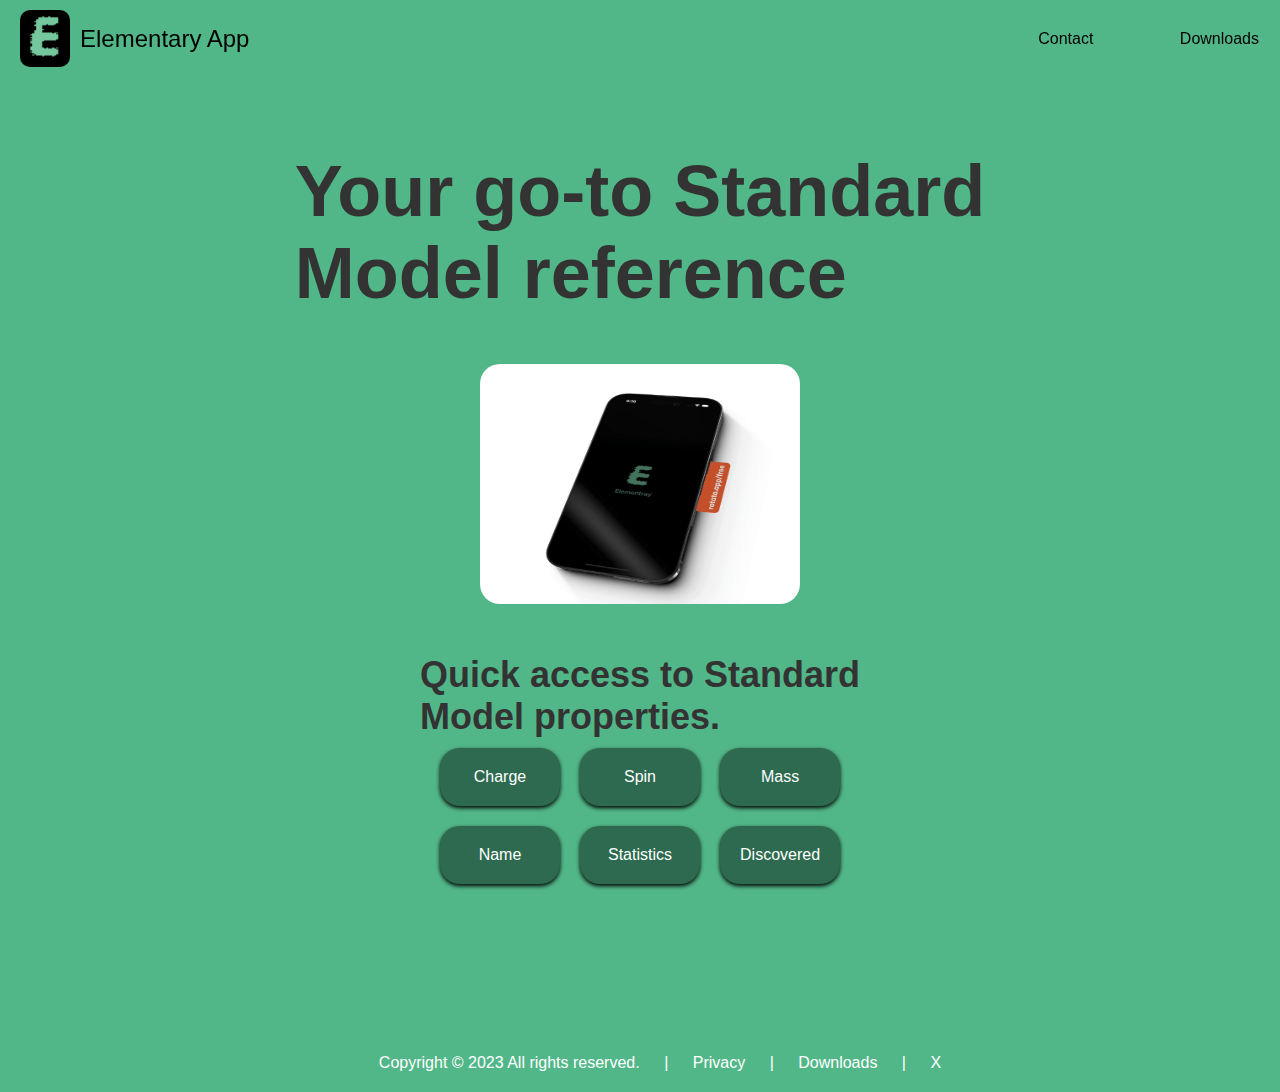
<file: index.html>
<!DOCTYPE html>
<html lang="en">
  <head>
    <meta charset="UTF-8" />
    <meta name="viewport" content="width=device-width, initial-scale=1.0" />
    <title>Elementary App</title>
    <link rel="shortcut icon" href="icon.png" />
    <link rel="stylesheet" href="style.css" />
  </head>
  <body>
    <header class="header">
      <div class="logo-container">
        <div class="logo-background">
          <img src="icon.png" alt="Logo" class="logo" />
        </div>
        <span class="header-text">Elementary App</span>
      </div>
      <div class="button-container">
        <a href="mailto:jonathanotellechea@icloud.com" class="header-button"
          >Contact</a
        >
        <a href="Download.html" class="header-button">Downloads</a>
      </div>
    </header>
    <div class="big-text-container">
      <h1 class="big-text">
        Your go-to Standard<br />
        Model reference
      </h1>
      <img
        src="movie.gif"
        alt="Movie GIF"
        width="320"
        height="240"
        class="rounded-image"
      />
      <h2 class="mid-text">Quick access to Standard <br />Model properties.</h2>
      <div class="text-grid">
        <div class="grid-item">Charge</div>
        <div class="grid-item">Spin</div>
        <div class="grid-item">Mass</div>
        <div class="grid-item">Name</div>
        <div class="grid-item">Statistics</div>
        <div class="grid-item">Discovered</div>
        <!-- Add more grid items as needed -->
      </div>
    </div>

    <footer class="footer">
      <ul class="footer-links">
        <li>Copyright © 2023 All rights reserved.</li>
        <li>|</li>
        <li><a href="PrivacyPolicy.html">Privacy</a></li>
        <li>|</li>
        <li><a href="Download.html">Downloads</a></li>
        <li>|</li>
        <li><a href="https://twitter.com/elementary_app">X</a></li>
      </ul>
    </footer>
  </body>
</html>
</file>
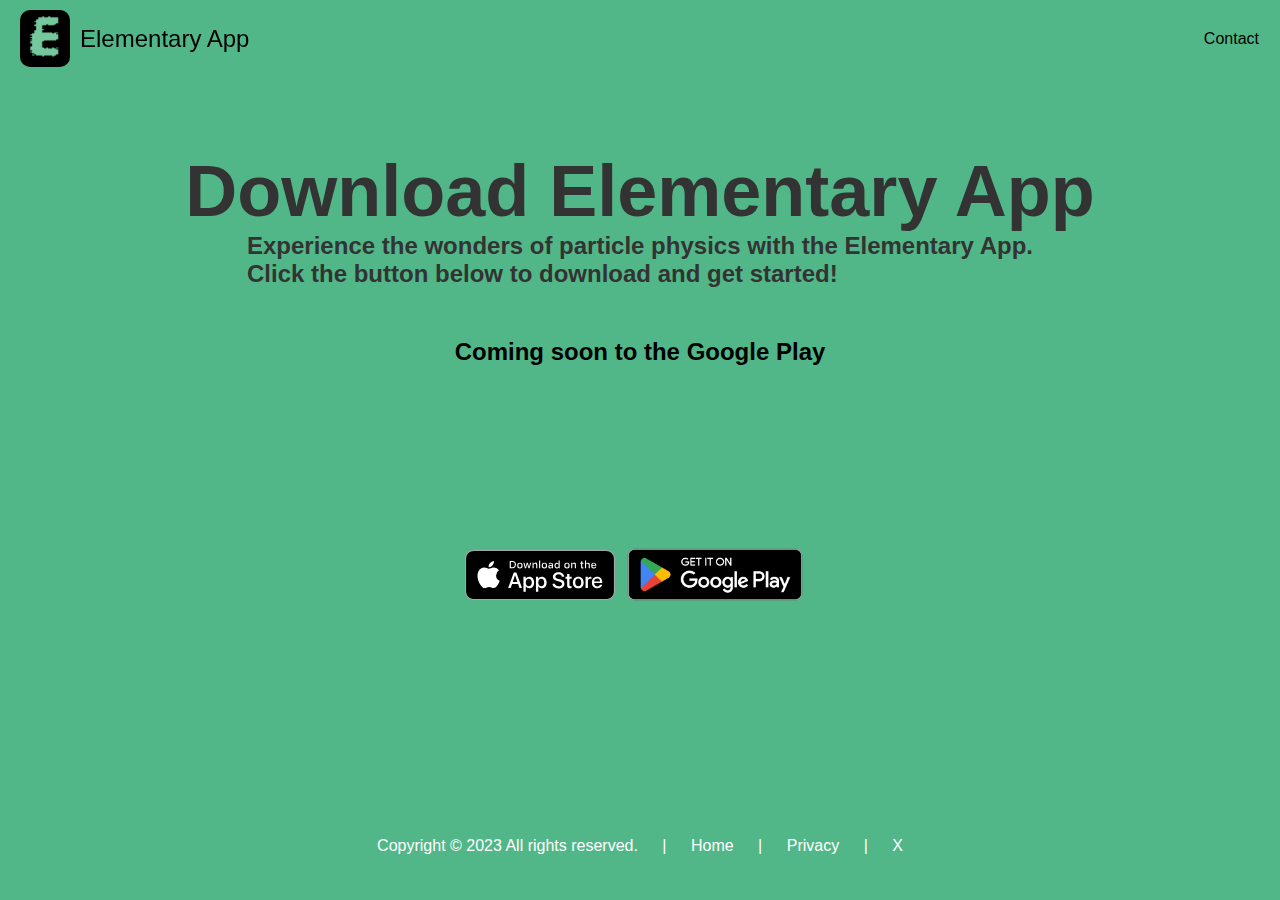
<file: Download.html>
<!DOCTYPE html>
<html lang="en">
  <head>
    <meta charset="UTF-8" />
    <meta name="viewport" content="width=device-width, initial-scale=1.0" />
    <title>Download</title>
    <link rel="shortcut icon" href="icon.png" />
    <link rel="stylesheet" href="style.css" />
  </head>
  <body>
    <header class="header">
      <div class="logo-container">
        <div class="logo-background">
          <img src="icon.png" alt="Logo" class="logo" />
        </div>
        <span class="header-text">Elementary App</span>
      </div>
      <div class="button-container">
        <a href="mailto:jonathanotellechea@icloud.com" class="header-button"
          >Contact</a
        >
      </div>
    </header>
    <div class="big-text-container">
      <h1 class="big-text">Download Elementary App</h1>
      <h1 class="small-text">
        Experience the wonders of particle physics with the Elementary App.
        <br />
        Click the button below to download and get started!
      </h1>
      <h2 class="comingsoon">Coming soon to the Google Play</h2>
      <div class="center-container">
        <p class="download-subtitle"></p>
        <a href="https://apps.apple.com/us/app/elementary-particles/id6474945363" class="app-link-button apple-button">
          <img src="AppStoreB.svg" alt="App Store" />
        </a>
        
        <a href="Download.html" class="app-link-button google-button">
          <img src="GooglePlay.png" alt="Google Play" />
        </a>
        
      </div>
    <footer class="footer">
      <ul class="footer-links">
        <li>Copyright © 2023 All rights reserved.</li>
        <li>|</li>
        <li><a href="index.html">Home</a></li>
        <li>|</li>
        <li><a href="PrivacyPolicy.html">Privacy</a></li>
        <li>|</li>
        <li><a href="https://twitter.com/elementary_app">X</a></li>
      </ul>
    </footer>
  </body>
</html>
</file>
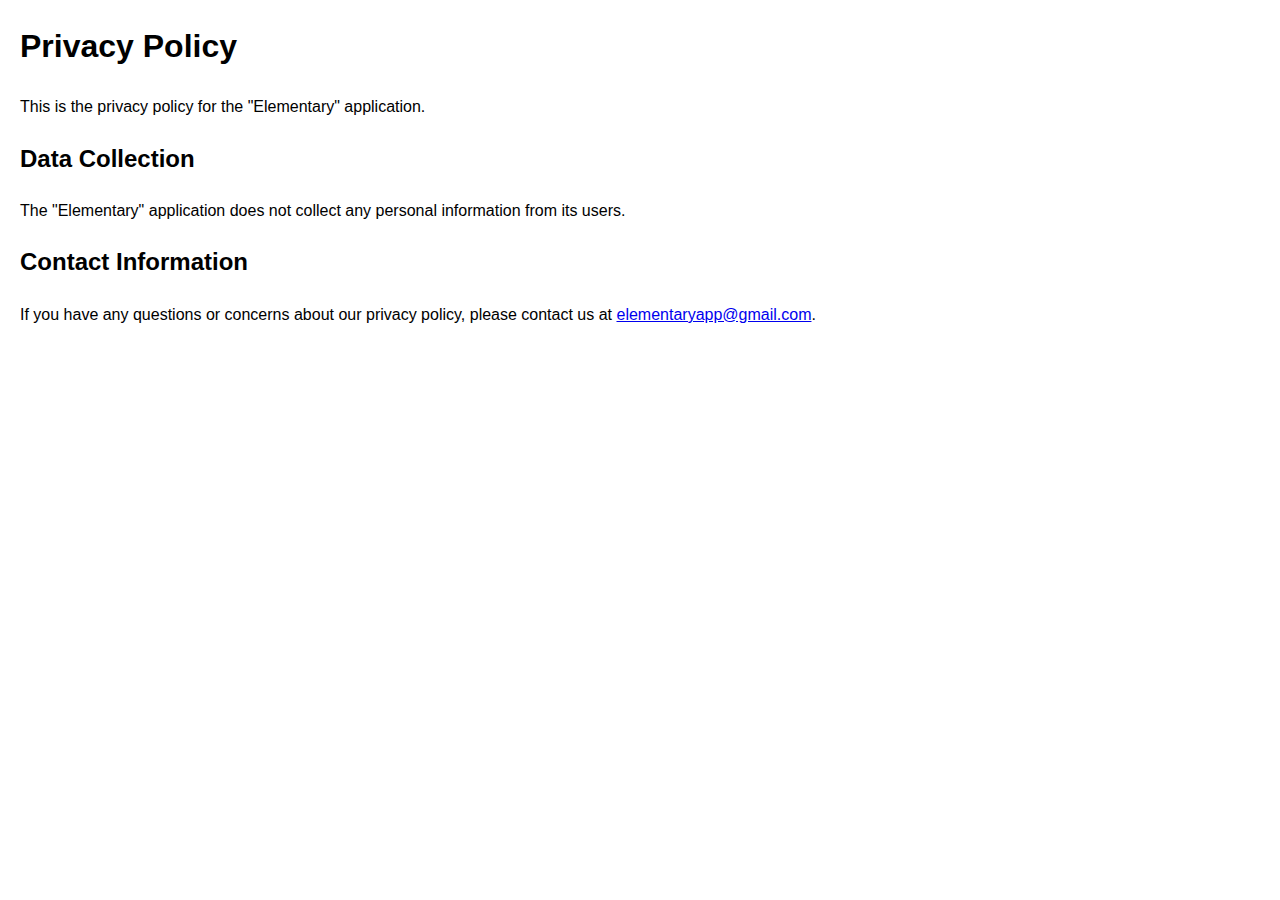
<file: main.html>
<!DOCTYPE html>
<html lang="en">
<head>
    <meta charset="UTF-8">
    <meta name="viewport" content="width=device-width, initial-scale=1.0">
    <title>Privacy Policy</title>
    <style>
        body {
            font-family: Arial, sans-serif;
            line-height: 1.6;
            margin: 20px;
        }
    </style>
</head>
<body>
    <h1>Privacy Policy</h1>

    <p>This is the privacy policy for the "Elementary" application.</p>

    <h2>Data Collection</h2>
    <p>The "Elementary" application does not collect any personal information from its users.</p>

    <h2>Contact Information</h2>
    <p>If you have any questions or concerns about our privacy policy, please contact us at <a href="mailto:elementaryapp@gmail.com">elementaryapp@gmail.com</a>.</p>
</body>
</html>
</file>
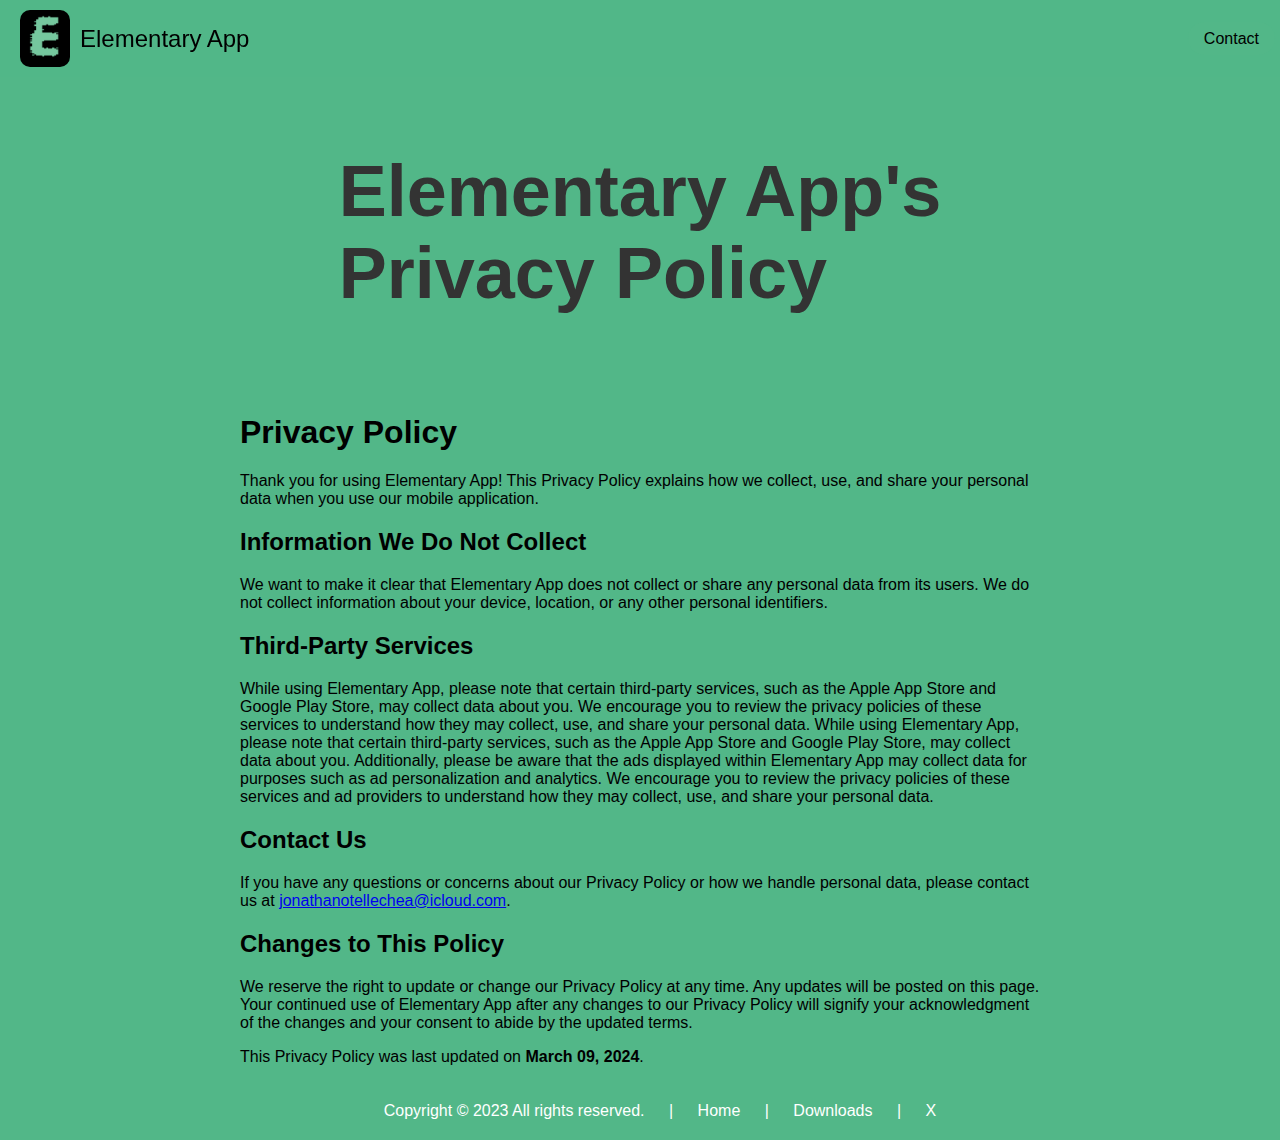
<file: PrivacyPolicy.html>
<!DOCTYPE html>
<html lang="en">
  <head>
    <meta charset="UTF-8" />
    <meta name="viewport" content="width=device-width, initial-scale=1.0" />
    <title>Privacy Policy</title>
    <link rel="shortcut icon" href="icon.png" />
    <link rel="stylesheet" href="style.css" />
  </head>
  <body>
    <header class="header">
      <div class="logo-container">
        <div class="logo-background">
          <img src="icon.png" alt="Logo" class="logo" />
        </div>
        <span class="header-text">Elementary App</span>
      </div>
      <div class="button-container">
        <a href="mailto:jonathanotellechea@icloud.com" class="header-button"
          >Contact</a
        >
      </div>
    </header>
    <div class="big-text-container">
      <h1 class="big-text">Elementary App's <br />Privacy Policy</h1>
    </div>
    <div class="privacy-policy-container">
      <h1>Privacy Policy</h1>
      <p>
        Thank you for using Elementary App! This Privacy Policy explains how we
        collect, use, and share your personal data when you use our mobile
        application.
      </p>

      <h2>Information We Do Not Collect</h2>
      <p>
        We want to make it clear that Elementary App does not collect or share
        any personal data from its users. We do not collect information about
        your device, location, or any other personal identifiers.
      </p>

      <h2>Third-Party Services</h2>
       <p>
        While using Elementary App, please note that certain third-party
        services, such as the Apple App Store and Google Play Store, may collect
        data about you. We encourage you to review the privacy policies of these
        services to understand how they may collect, use, and share your
        personal data.

        While using Elementary App, please note that certain third-party
        services, such as the Apple App Store and Google Play Store, may collect
        data about you. Additionally, please be aware that the ads displayed
        within Elementary App may collect data for purposes such as ad
        personalization and analytics. We encourage you to review the privacy
        policies of these services and ad providers to understand how they may
        collect, use, and share your personal data.
      </p>

      <h2>Contact Us</h2>
      <p>
        If you have any questions or concerns about our Privacy Policy or how we
        handle personal data, please contact us at
        <a href="mailto:jonathanotellechea@icloud.com">jonathanotellechea@icloud.com</a>.
      </p>

      <h2>Changes to This Policy</h2>
      <p>
        We reserve the right to update or change our Privacy Policy at any time.
        Any updates will be posted on this page. Your continued use of
        Elementary App after any changes to our Privacy Policy will signify your
        acknowledgment of the changes and your consent to abide by the updated
        terms.
      </p>
      <p>
        This Privacy Policy was last updated on
        <strong>March 09, 2024</strong>.
      </p>
    </div>

    <footer class="footer">
      <ul class="footer-links">
        <li>Copyright © 2023 All rights reserved.</li>
        <li>|</li>
        <li><a href="index.html">Home</a></li>
        <li>|</li>
        <li><a href="Download.html">Downloads</a></li>
        <li>|</li>
        <li><a href="https://twitter.com/elementary_app">X</a></li>
      </ul>
    </footer>
  </body>
</html>
</file>
<file: style.css>
body {
  font-family: Arial, sans-serif;
  margin: 0;
  padding: 0;
  background-color: #52b788;
  overflow-x: hidden;
  overflow-y: auto;
}

.header {
  position: fixed;
  top: 0;
  width: 100%;
  z-index: 1000;
  background-color: rgba(82, 183, 136, 0.6);
  color: white;
  padding: 10px 20px;
}

.logo-container {
  display: flex;
  align-items: center;
}

.logo-background {
  background-color: #000;
  border-radius: 10px;
  padding: 5px;
  margin-right: 10px;
}

.logo {
  width: 40px;
  height: auto;
}

.header-text {
  font-size: 24px;
  color: #000;
}

.button-container {
  position: absolute;
  top: 50%;
  transform: translateY(-50%);
  right: 20px;
}

.header-button {
  margin-left: 25px;
  margin-right: 25px;
  padding: 8px 16px;
  background-color: #52b788;
  color: black;
  text-decoration: none;
  border: none;
  border-radius: 55px;
}

.header-button:hover {
  background-color: #40916c;
}

.big-text-container {
  display: flex;
  flex-direction: column;
  align-items: center; /* Center the container horizontally */
  text-align: left; /* Align text to the left */
  margin-top: 150px; /* Add margin space from the top */
}

.big-text {
  font-size: 72px; /* Adjust font size as needed */
  color: #333; /* Adjust text color */
  margin: 0; /* Remove default margin */
}
.mid-text {
  font-size: 36px; /* Adjust font size as needed */
  color: #333; /* Adjust text color */
  margin: 0; /* Remove default margin */
}

.small-text {
  font-size: 24px; /* Adjust font size as needed */
  color: #333; /* Adjust text color */
  margin: 0; /* Remove default margin */
}
.rounded-image {
  border-radius: 20px; /* Adjust the border radius as needed */
  margin-top: 50px;
  margin-bottom: 50px;
}

.footer {
  bottom: 0;
  left: 0;
  width: 100%;
  color: white;
  padding: 20px;
  text-align: center;
}

.footer-links {
  list-style: none;
  padding: 0;
  margin: 0;
}

.footer-links li {
  display: inline;
  margin-right: 20px; /* Adjust spacing between links */
  color: white;
}

.footer-links li:last-child {
  margin-right: 0; /* Remove margin from the last link */
}

.footer-links li a {
  color: white;
  text-decoration: none;
}

.footer-links li a:hover {
  text-decoration: underline;
}

.text-grid {
  display: grid;
  grid-template-columns: repeat(
    3,
    1fr
  ); /* Adjust the number of columns as needed */
  gap: 20px; /* Adjust the gap between grid items */
  margin-top: 10px; /* Add margin space from the GIF */
  margin-bottom: 150px;
  text-align: center;
  color: white;
}

.grid-item {
  background-color: #2d6a4f; /* Background color of grid items */
  padding: 20px; /* Adjust padding as needed */
  border-radius: 20px; /* Add rounded corners to grid items */
  box-shadow: 0 2px 4px rgba(0, 0, 0, 1); /* Add shadow for visual separation */
}

.grid-item:hover {
  transform: translateY(-5px); /* Add a slight lift effect on hover */
  box-shadow: 0 4px 8px rgba(0, 0, 0, 0.5); /* Increase shadow size on hover */
}
/* scrollbar */
/* Style the scrollbar track */
::-webkit-scrollbar {
  width: 12px; /* Set the width of the scrollbar */
}

/* Style the scrollbar thumb (the draggable part) */
::-webkit-scrollbar-thumb {
  background-color: #797979; /* Set the color of the thumb */
  border-radius: 6px; /* Add rounded corners to the thumb */
}

/* Style the scrollbar buttons (arrows) */
::-webkit-scrollbar-button {
  background-color: #2e2e2e; /* Set the color of the buttons */
}

.center-container {
  display: flex;
  justify-content: space-between;
  align-items: center; /* Align items vertically */
  margin-top: 150px;
  margin-bottom: 200px;
}

.privacy-policy-container {
  max-width: 800px; /* Set maximum width */
  margin: 0 auto; /* Center the container horizontally */
  padding: 0 20px; /* Add left and right padding */
  margin-top: 100px;
}
.apple-button img {
  height: 50px; /* Set a fixed height for the Apple button */
}

.google-button img {
  width: 200px; /* Set a fixed width for the Google button */
  height: auto; /* Allow the height to adjust based on the aspect ratio */
}
.comingsoon {
  margin-top: 50px;
}

@media (max-width: 768px) {
  .header {
    padding: 10px;
  }
  
  .header-text {
    font-size: 16px;
  }

  .button-container {
    flex-direction: column;
    align-items: flex-start;
  }

  .header-button {
    margin: 5px 0;
  }
}
</file>
